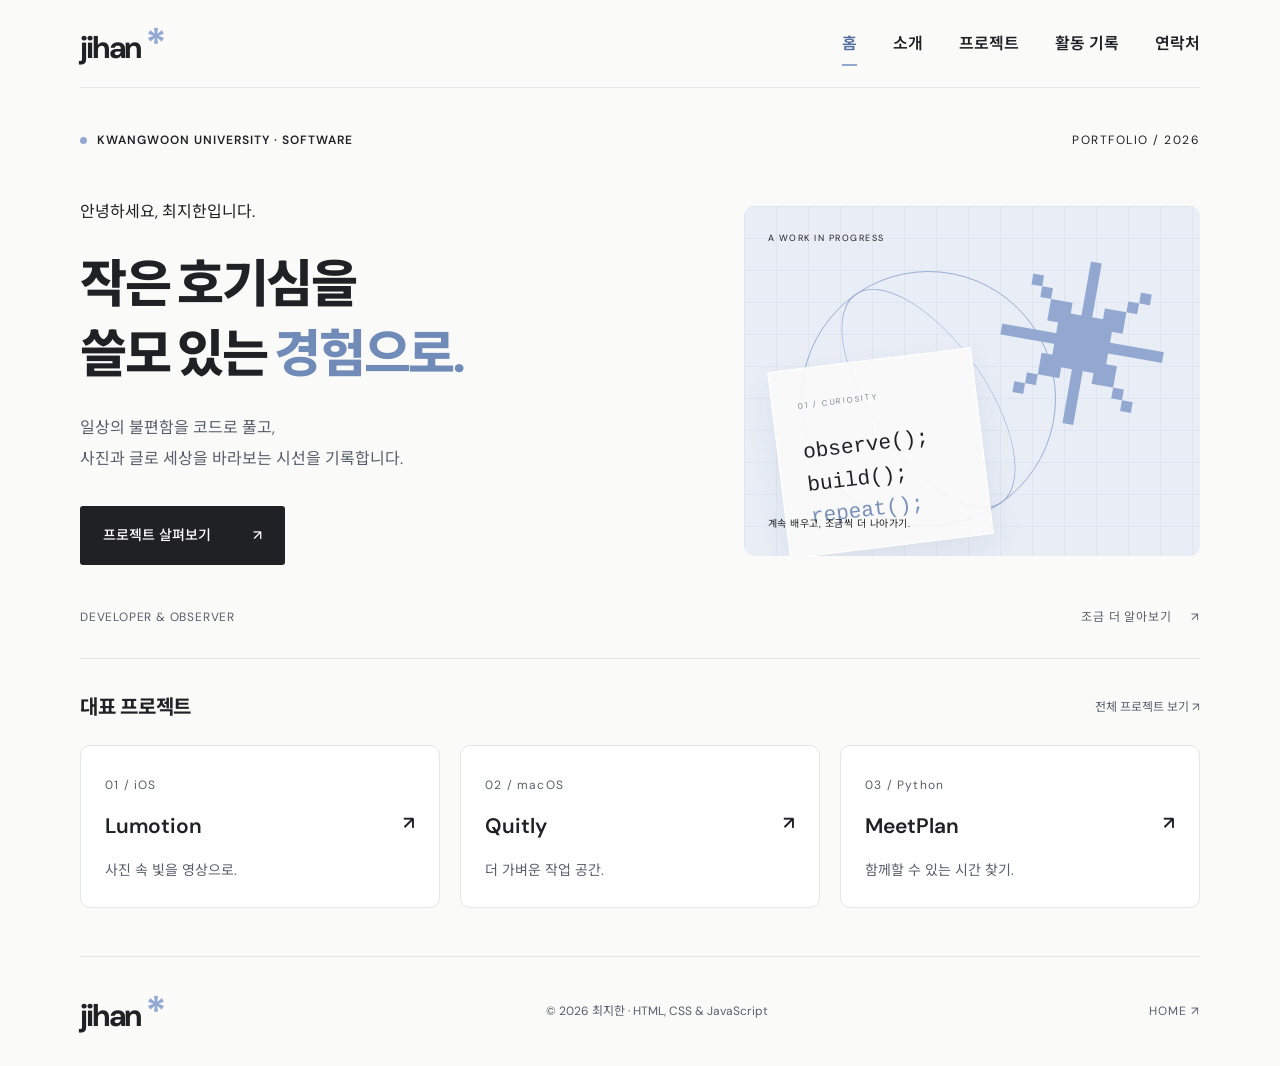
<file: index.html>
<!doctype html>
<html lang="ko">

<head>
    <meta charset="utf-8">

    <meta name="description" content="광운대학교 소프트웨어학부 최지한의 포트폴리오. 일상의 문제를 코드로 풀고, 사진과 글로 시선을 기록합니다.">
    <meta name="theme-color" content="#92a8d1">
    <title>홈 | 최지한</title>
    <link rel="stylesheet" href="style.css">
    <script src="script.js" defer></script>
</head>

<body class="page-home">
    <a class="skip-link" href="#main">본문으로 건너뛰기</a>
    <header>
        <a class="logo" href="index.html" aria-label="최지한 홈">jihan<span> *</span></a>
        <nav id="navigation" aria-label="주 메뉴">
            <a href="index.html" aria-current="page">홈</a><a href="about.html">소개</a><a href="projects.html">프로젝트</a><a
                href="notes.html">활동 기록</a><a href="contact.html">연락처</a>
        </nav>
    </header>
    <main id="main">
        <section class="hero wrap" id="home">
            <div class="hero-top">
                <p class="eyebrow"><span class="status-dot"></span> KWANGWOON UNIVERSITY · SOFTWARE</p><span
                    class="edition">PORTFOLIO / 2026</span>
            </div>
            <div class="hero-layout">
                <div>
                    <p class="hello">안녕하세요, 최지한입니다.</p>
                    <h1>작은 호기심을<br>쓸모 있는 <span>경험으로.</span></h1>
                    <p class="hero-description">일상의 불편함을 코드로 풀고,<br>사진과 글로 세상을 바라보는 시선을 기록합니다.</p><a class="button dark"
                        href="projects.html">프로젝트 살펴보기 <span>↗</span></a>
                </div>
                <div class="hero-art" aria-label="코드와 관찰을 표현한 그래픽">
                    <div class="art-grid"></div><span class="art-caption">A WORK IN PROGRESS</span>
                    <div class="orb orb-one"></div>
                    <div class="orb orb-two"></div>
                    <div class="art-symbol">✳</div>
                    <div class="code-stamp"><span>01 /
                            CURIOSITY</span><code>observe();<br>build();<br><em>repeat();</em></code></div><span
                        class="art-bottom">계속 배우고, 조금씩 더 나아가기.</span>
                </div>
            </div>
            <div class="hero-bottom"><span>DEVELOPER & OBSERVER</span><a href="about.html">조금 더 알아보기 <span>↗</span></a>
            </div>
        </section>
        <section class="home-featured wrap" aria-labelledby="featured-title">
            <div class="featured-heading">
                <h2 id="featured-title">대표 프로젝트</h2><a href="projects.html">전체 프로젝트 보기 ↗</a>
            </div>
            <div class="featured-links"><a href="projects.html#lumotion"><span class="featured-index">01 /
                        iOS</span><strong>Lumotion <span>↗</span></strong>
                    <p>사진 속 빛을 영상으로.</p>
                </a><a href="projects.html#quitly"><span class="featured-index">02 / macOS</span><strong>Quitly
                        <span>↗</span></strong>
                    <p>더 가벼운 작업 공간.</p>
                </a><a href="projects.html#meetplan"><span class="featured-index">03 / Python</span><strong>MeetPlan
                        <span>↗</span></strong>
                    <p>함께할 수 있는 시간 찾기.</p>
                </a></div>
        </section>
    </main>
    <footer class="wrap"><a class="logo" href="index.html">jihan<span> *</span></a><span>© 2026 최지한 · HTML, CSS &
            JavaScript</span><a href="index.html">HOME ↗</a></footer>
</body>

</html>
</file>
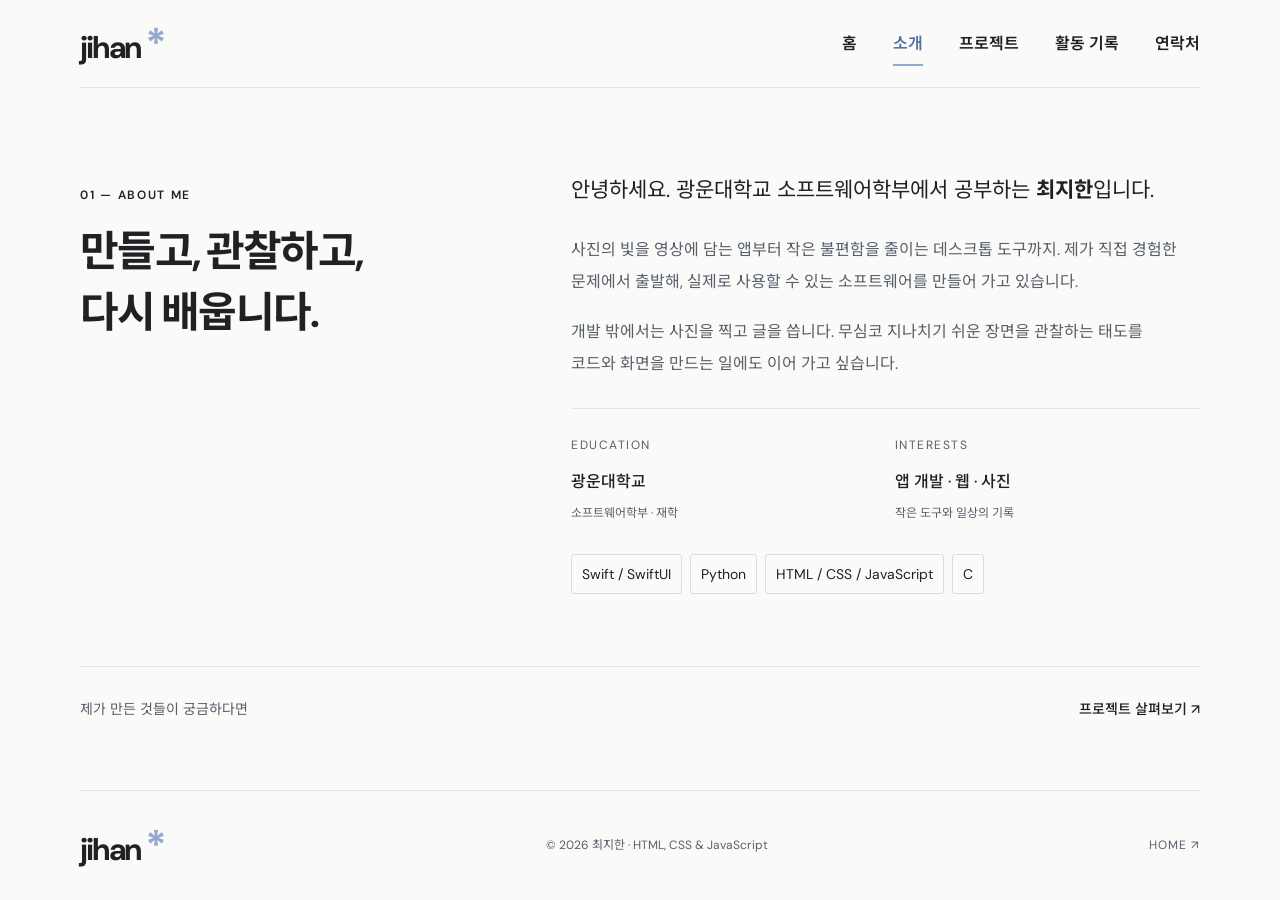
<file: about.html>
<!doctype html>
<html lang="ko">
<head><meta charset="utf-8"><meta name="description" content="광운대학교 소프트웨어학부 최지한의 포트폴리오. 일상의 문제를 코드로 풀고, 사진과 글로 시선을 기록합니다."><meta name="theme-color" content="#92a8d1"><title>소개 | 최지한</title><link rel="stylesheet" href="style.css"><script src="script.js" defer></script></head>
<body class="page-about">
<a class="skip-link" href="#main">본문으로 건너뛰기</a>
<header><a class="logo" href="index.html" aria-label="최지한 홈">jihan<span> *</span></a><nav id="navigation" aria-label="주 메뉴"><a href="index.html">홈</a><a href="about.html" aria-current="page">소개</a><a href="projects.html">프로젝트</a><a href="notes.html">활동 기록</a><a href="contact.html">연락처</a></nav></header>
<main id="main"><section class="about section wrap" id="about"><div class="section-heading"><p class="eyebrow">01 — ABOUT ME</p><h1 class="page-title">만들고, 관찰하고,<br>다시 배웁니다.</h1></div><div class="about-content"><p class="large-copy">안녕하세요. 광운대학교 소프트웨어학부에서 공부하는 <strong>최지한</strong>입니다.</p><p>사진의 빛을 영상에 담는 앱부터 작은 불편함을 줄이는 데스크톱 도구까지. 제가 직접 경험한 문제에서 출발해, 실제로 사용할 수 있는 소프트웨어를 만들어 가고 있습니다.</p><p>개발 밖에서는 사진을 찍고 글을 씁니다. 무심코 지나치기 쉬운 장면을 관찰하는 태도를 코드와 화면을 만드는 일에도 이어 가고 싶습니다.</p><div class="about-facts"><div><span>EDUCATION</span><strong>광운대학교</strong><small>소프트웨어학부 · 재학</small></div><div><span>INTERESTS</span><strong>앱 개발 · 웹 · 사진</strong><small>작은 도구와 일상의 기록</small></div></div><div class="skills" aria-label="프로젝트에서 사용한 기술"><span>Swift / SwiftUI</span><span>Python</span><span>HTML / CSS / JavaScript</span><span>C</span></div></div></section><div class="page-next wrap"><span>제가 만든 것들이 궁금하다면</span><a href="projects.html">프로젝트 살펴보기 ↗</a></div></main><footer class="wrap"><a class="logo" href="index.html">jihan<span> *</span></a><span>© 2026 최지한 · HTML, CSS & JavaScript</span><a href="index.html">HOME ↗</a></footer>
</body></html>
</file>
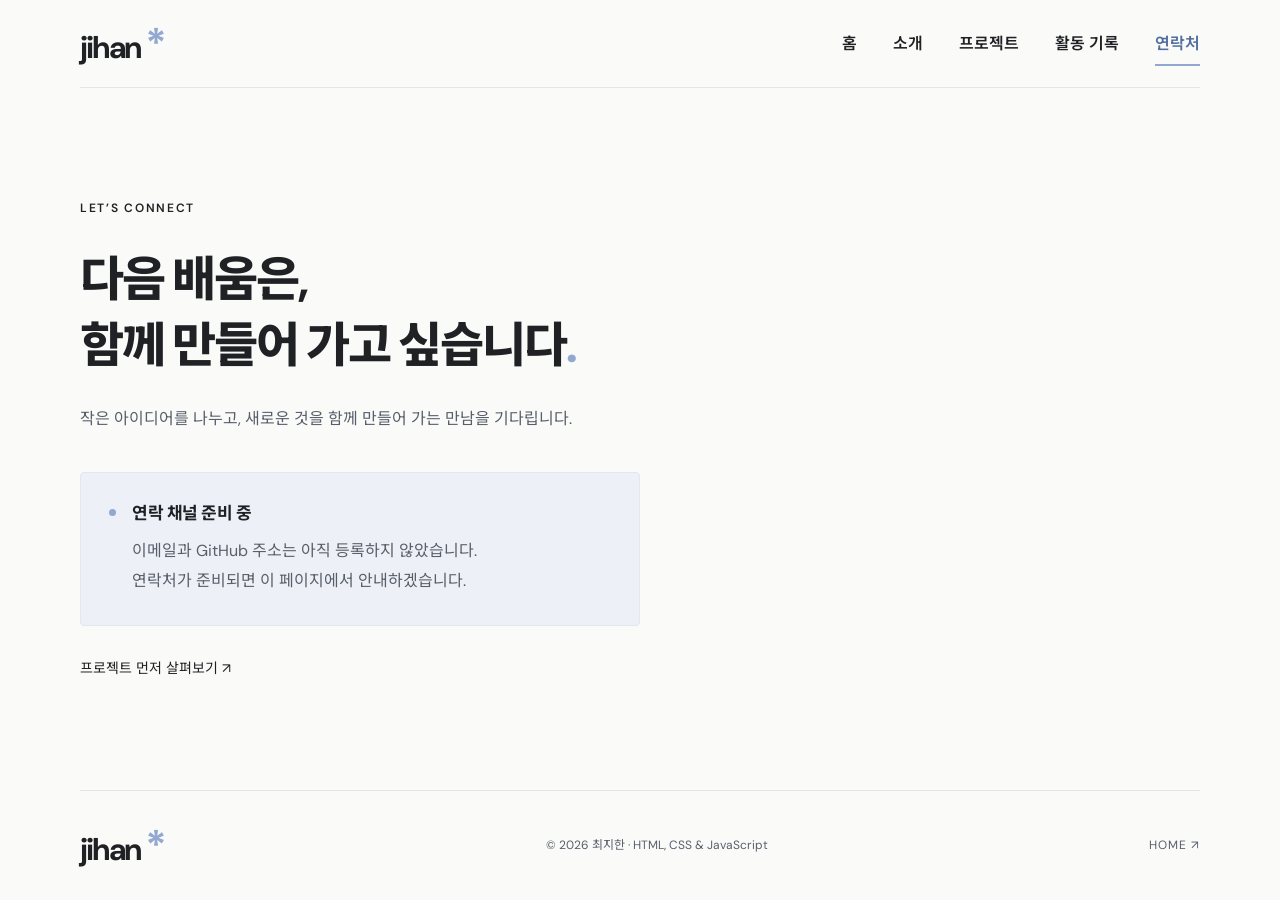
<file: contact.html>
<!doctype html>
<html lang="ko">
<head><meta charset="utf-8"><meta name="description" content="광운대학교 소프트웨어학부 최지한의 포트폴리오. 일상의 문제를 코드로 풀고, 사진과 글로 시선을 기록합니다."><meta name="theme-color" content="#92a8d1"><title>연락처 | 최지한</title><link rel="stylesheet" href="style.css"><script src="script.js" defer></script></head>
<body class="page-contact">
<a class="skip-link" href="#main">본문으로 건너뛰기</a>
<header><a class="logo" href="index.html" aria-label="최지한 홈">jihan<span> *</span></a><nav id="navigation" aria-label="주 메뉴"><a href="index.html">홈</a><a href="about.html">소개</a><a href="projects.html">프로젝트</a><a href="notes.html">활동 기록</a><a href="contact.html" aria-current="page">연락처</a></nav></header>
<main id="main"><section class="contact-page wrap"><p class="eyebrow">LET’S CONNECT</p><h1>다음 배움은,<br>함께 만들어 가고 싶습니다<span>.</span></h1><p class="contact-lead">작은 아이디어를 나누고, 새로운 것을 함께 만들어 가는 만남을 기다립니다.</p><div class="contact-information"><span class="status-dot"></span><div><h2>연락 채널 준비 중</h2><p>이메일과 GitHub 주소는 아직 등록하지 않았습니다.<br>연락처가 준비되면 이 페이지에서 안내하겠습니다.</p></div></div><a class="text-link" href="projects.html">프로젝트 먼저 살펴보기 ↗</a></section></main><footer class="wrap"><a class="logo" href="index.html">jihan<span> *</span></a><span>© 2026 최지한 · HTML, CSS & JavaScript</span><a href="index.html">HOME ↗</a></footer>
</body></html>
</file>
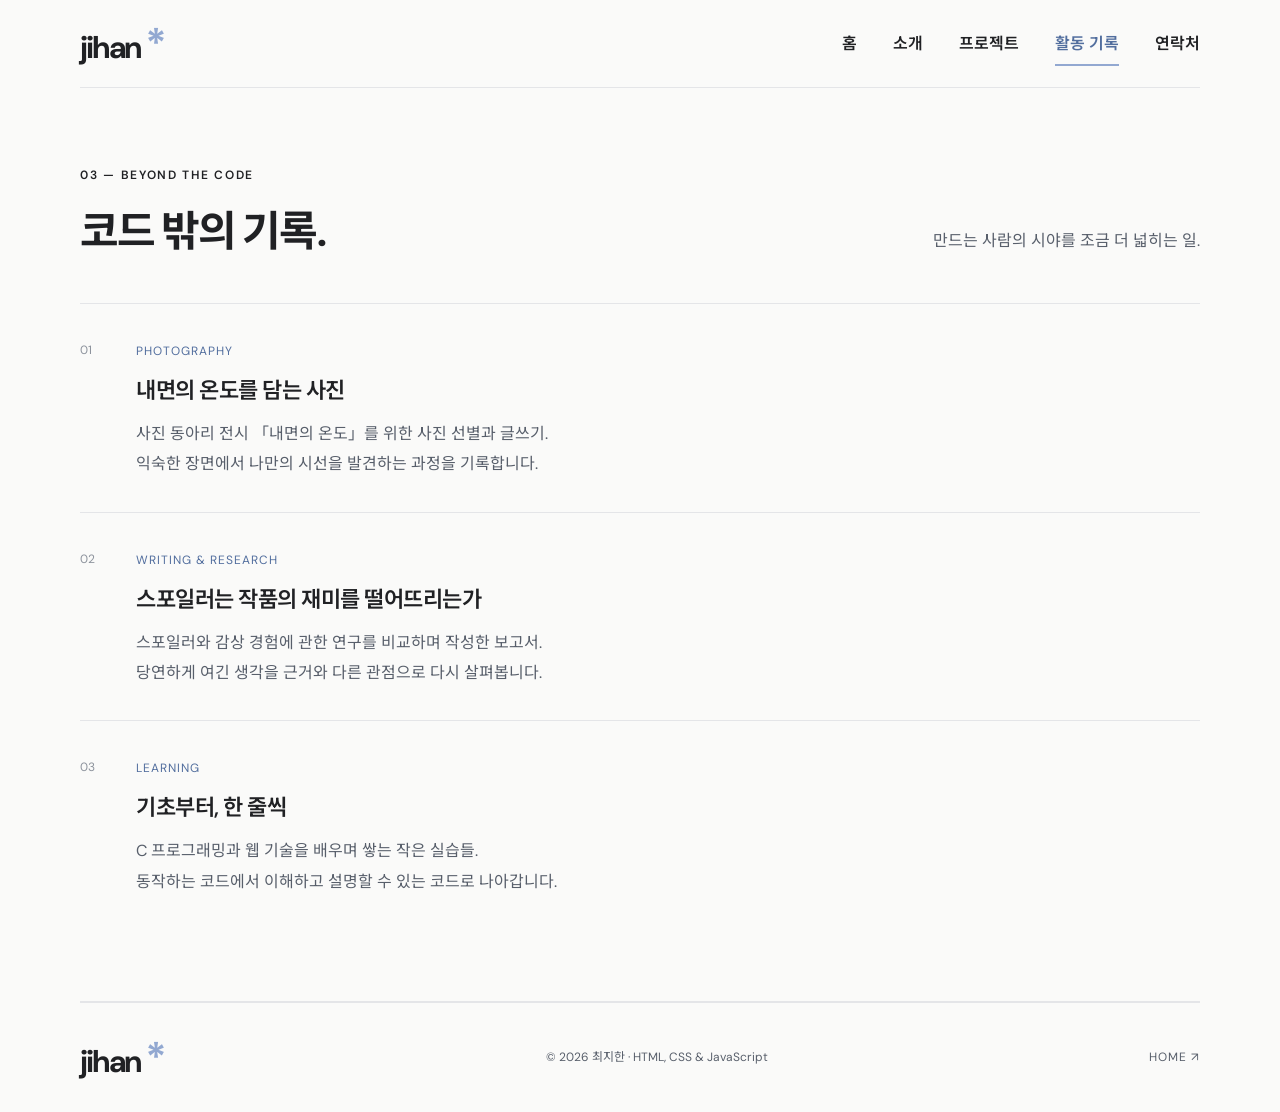
<file: notes.html>
<!doctype html>
<html lang="ko">
<head><meta charset="utf-8"><meta name="description" content="광운대학교 소프트웨어학부 최지한의 포트폴리오. 일상의 문제를 코드로 풀고, 사진과 글로 시선을 기록합니다."><meta name="theme-color" content="#92a8d1"><title>활동 기록 | 최지한</title><link rel="stylesheet" href="style.css"><script src="script.js" defer></script></head>
<body class="page-notes">
<a class="skip-link" href="#main">본문으로 건너뛰기</a>
<header><a class="logo" href="index.html" aria-label="최지한 홈">jihan<span> *</span></a><nav id="navigation" aria-label="주 메뉴"><a href="index.html">홈</a><a href="about.html">소개</a><a href="projects.html">프로젝트</a><a href="notes.html" aria-current="page">활동 기록</a><a href="contact.html">연락처</a></nav></header>
<main id="main"><section class="notes section wrap" id="notes"><div class="section-title"><div><p class="eyebrow">03 — BEYOND THE CODE</p><h1 class="page-title">코드 밖의 기록.</h1></div><p>만드는 사람의 시야를 조금 더 넓히는 일.</p></div><div class="note-list"><article><span class="note-number">01</span><div><span class="note-category">PHOTOGRAPHY</span><h3>내면의 온도를 담는 사진</h3><p>사진 동아리 전시 「내면의 온도」를 위한 사진 선별과 글쓰기.<br>익숙한 장면에서 나만의 시선을 발견하는 과정을 기록합니다.</p></div><span class="note-mark">↗</span></article><article><span class="note-number">02</span><div><span class="note-category">WRITING & RESEARCH</span><h3>스포일러는 작품의 재미를 떨어뜨리는가</h3><p>스포일러와 감상 경험에 관한 연구를 비교하며 작성한 보고서.<br>당연하게 여긴 생각을 근거와 다른 관점으로 다시 살펴봅니다.</p></div><span class="note-mark">↗</span></article><article><span class="note-number">03</span><div><span class="note-category">LEARNING</span><h3>기초부터, 한 줄씩</h3><p>C 프로그래밍과 웹 기술을 배우며 쌓는 작은 실습들.<br>동작하는 코드에서 이해하고 설명할 수 있는 코드로 나아갑니다.</p></div><span class="note-mark">↗</span></article></div></section></main><footer class="wrap"><a class="logo" href="index.html">jihan<span> *</span></a><span>© 2026 최지한 · HTML, CSS & JavaScript</span><a href="index.html">HOME ↗</a></footer>
</body></html>
</file>
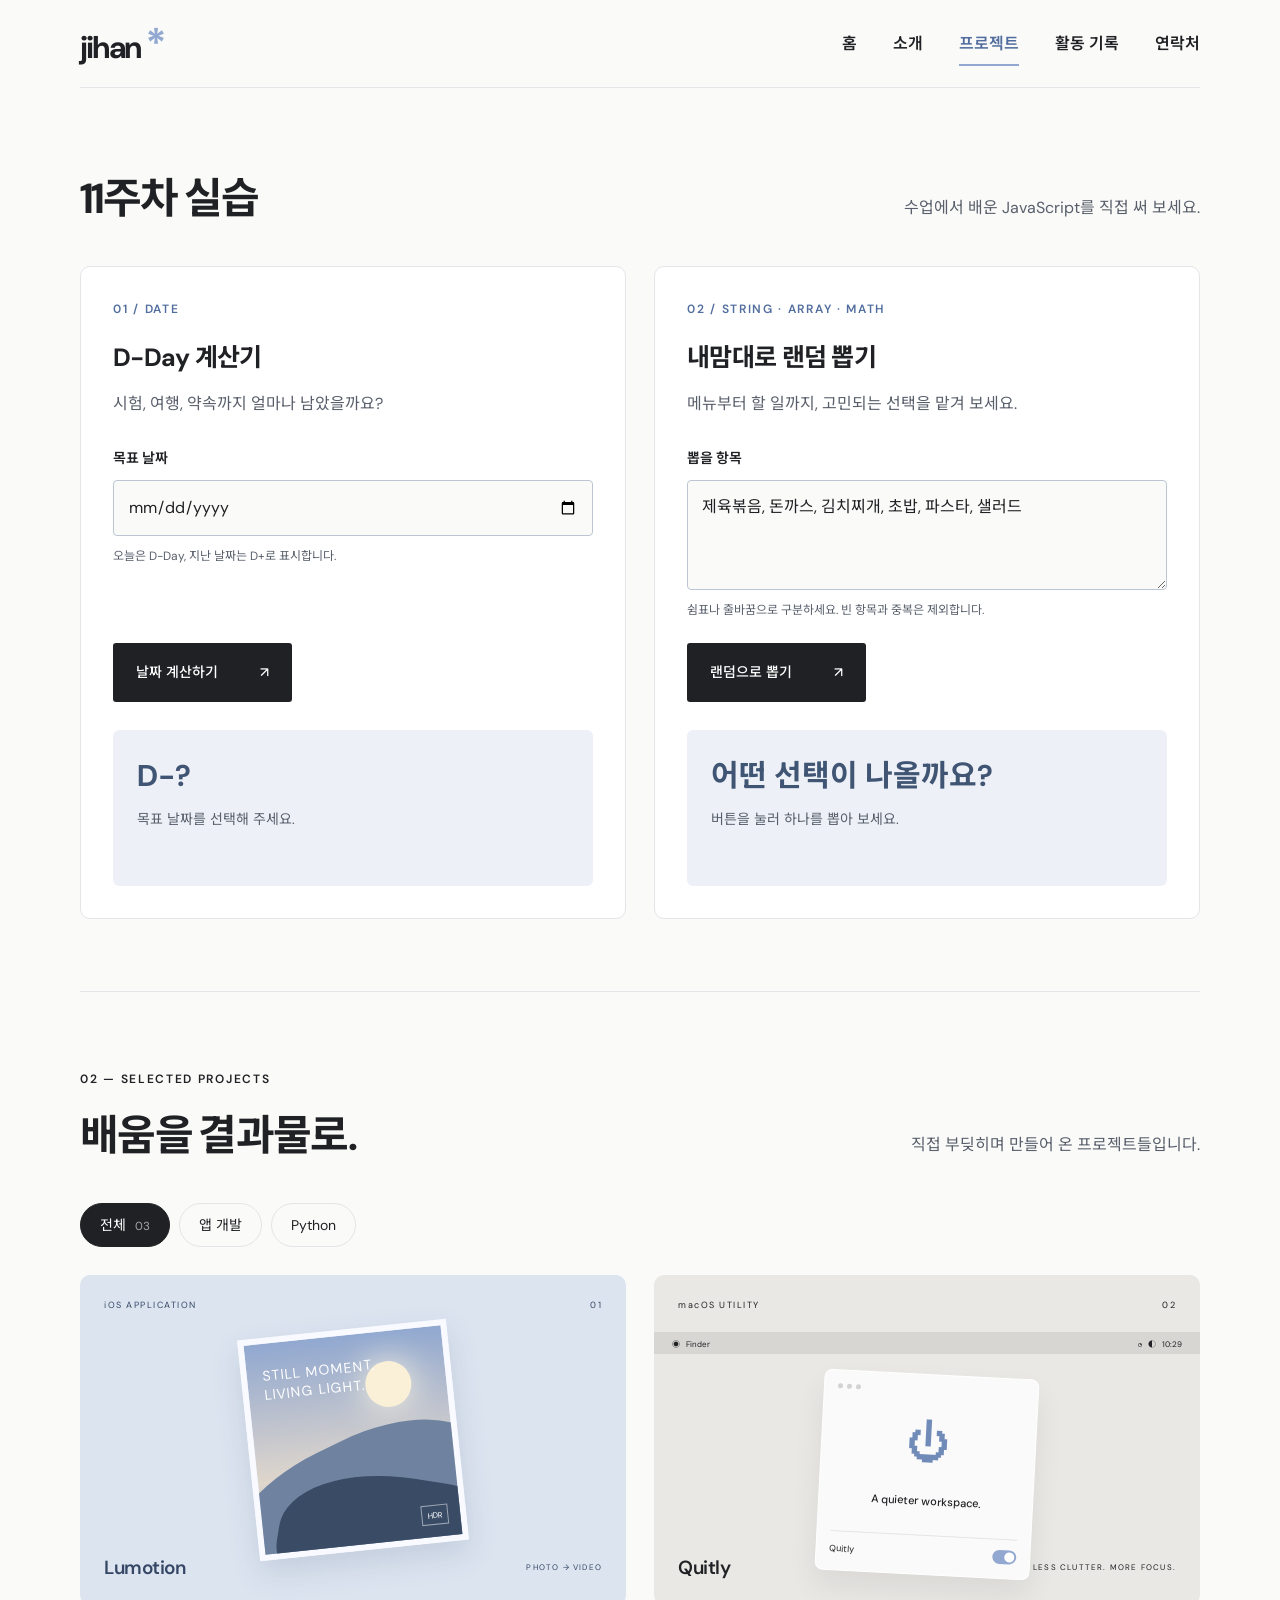
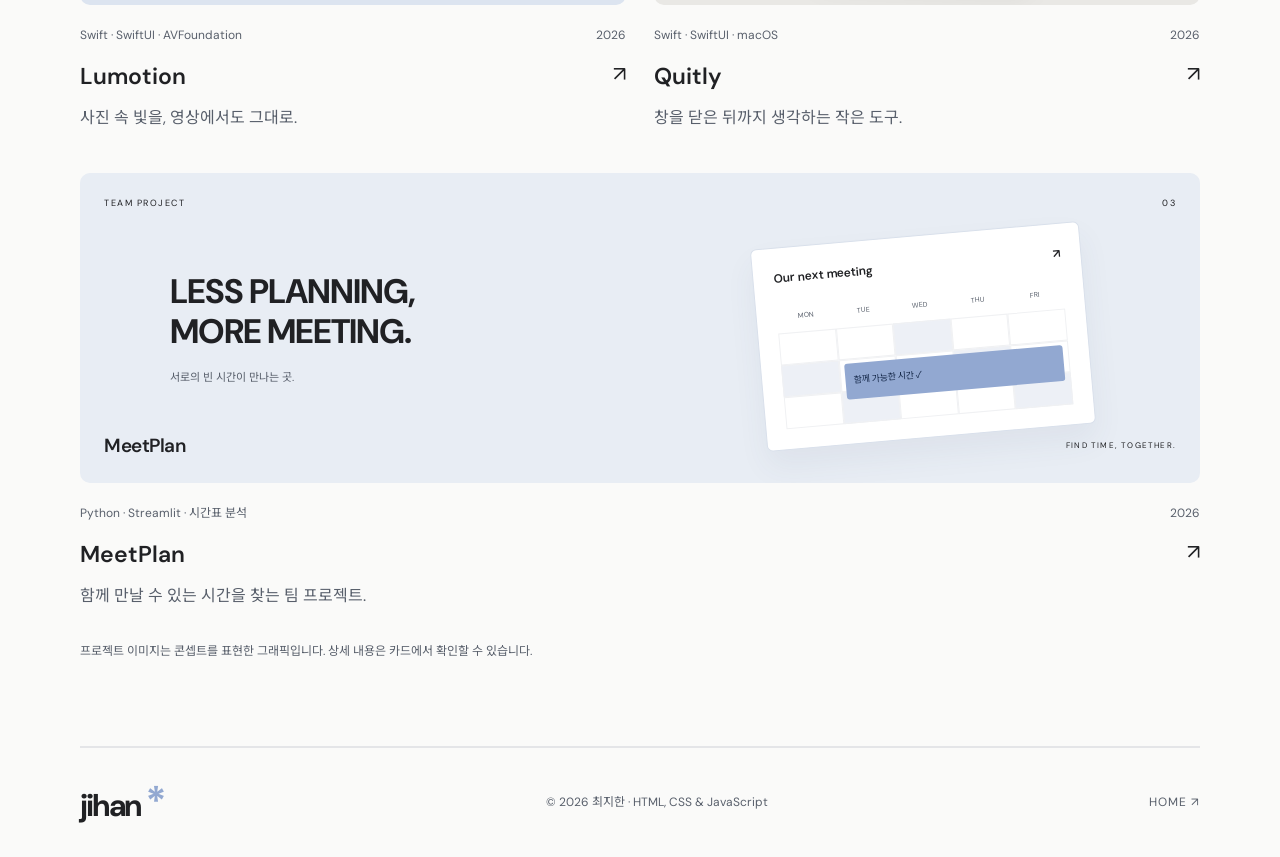
<file: projects.html>
<!doctype html>
<html lang="ko">

<head>
    <meta charset="utf-8">
    <meta name="description" content="광운대학교 소프트웨어학부 최지한의 포트폴리오. 일상의 문제를 코드로 풀고, 사진과 글로 시선을 기록합니다.">
    <meta name="theme-color" content="#92a8d1">
    <title>프로젝트 | 최지한</title>
    <link rel="stylesheet" href="style.css">
    <script src="script.js" defer></script>
</head>

<body class="page-projects">
    <a class="skip-link" href="#main">본문으로 건너뛰기</a>
    <header><a class="logo" href="index.html" aria-label="최지한 홈">jihan<span> *</span></a>
        <nav id="navigation" aria-label="주 메뉴"><a href="index.html">홈</a><a href="about.html">소개</a><a
                href="projects.html" aria-current="page">프로젝트</a><a href="notes.html">활동 기록</a><a
                href="contact.html">연락처</a></nav>
    </header>
    <main id="main">
        <section class="section wrap" id="playground" aria-labelledby="playground-title">
            <div class="section-title">
                <div>
                    <h1 class="page-title" id="playground-title">11주차 실습</h1>
                </div>
                <p>수업에서 배운 JavaScript를 직접 써 보세요.</p>
            </div>
            <div class="tool-grid">
                <article class="tool-card" id="dday">
                    <p class="eyebrow">01 / DATE</p>
                    <h3>D-Day 계산기</h3>
                    <p class="tool-description">시험, 여행, 약속까지 얼마나 남았을까요?</p>
                    <form id="dday-form">
                        <label for="target-date">목표 날짜</label>
                        <input id="target-date" type="date" min="0001-01-01" max="9999-12-31" required
                            aria-describedby="date-hint">
                        <p class="tool-hint" id="date-hint">오늘은 D-Day, 지난 날짜는 D+로 표시합니다.</p>
                        <button class="button dark" type="submit">날짜 계산하기 <span aria-hidden="true">↗</span></button>
                    </form>
                    <div class="tool-result" role="status" aria-live="polite" aria-atomic="true">
                        <strong id="dday-value">D-?</strong>
                        <p id="dday-description">목표 날짜를 선택해 주세요.</p>
                    </div>
                </article>
                <article class="tool-card" id="random">
                    <p class="eyebrow">02 / STRING · ARRAY · MATH</p>
                    <h3>내맘대로 랜덤 뽑기</h3>
                    <p class="tool-description">메뉴부터 할 일까지, 고민되는 선택을 맡겨 보세요.</p>
                    <form id="random-form">
                        <label for="random-items">뽑을 항목</label>
                        <textarea id="random-items" rows="3" required
                            aria-describedby="random-hint">제육볶음, 돈까스, 김치찌개, 초밥, 파스타, 샐러드</textarea>
                        <p class="tool-hint" id="random-hint">쉼표나 줄바꿈으로 구분하세요. 빈 항목과 중복은 제외합니다.</p>
                        <button class="button dark" type="submit">랜덤으로 뽑기 <span aria-hidden="true">↗</span></button>
                    </form>
                    <div class="tool-result" role="status" aria-live="polite" aria-atomic="true">
                        <strong id="random-value">어떤 선택이 나올까요?</strong>
                        <p id="random-description">버튼을 눌러 하나를 뽑아 보세요.</p>
                    </div>
                </article>
            </div>
            <noscript>
                <p>두 도구를 사용하려면 브라우저에서 JavaScript를 켜 주세요.</p>
            </noscript>
        </section>
        <section class="projects section wrap" id="projects">
            <div class="section-title">
                <div>
                    <p class="eyebrow">02 — SELECTED PROJECTS</p>
                    <h2 class="page-title">배움을 결과물로.</h2>
                </div>
                <p>직접 부딪히며 만들어 온 프로젝트들입니다.</p>
            </div>
            <div class="filters" role="group" aria-label="프로젝트 분류"><button class="active" data-filter="all"
                    aria-pressed="true">전체 <small>03</small></button><button data-filter="app" aria-pressed="false">앱
                    개발</button><button data-filter="python" aria-pressed="false">Python</button></div>
            <div class="project-grid">
                <article class="project-card" data-category="app"><button class="project-open" id="lumotion"
                        data-project="lumotion" aria-label="Lumotion 프로젝트 자세히 보기">
                        <div class="project-visual lumotion">
                            <div class="visual-label">iOS APPLICATION <span>01</span></div>
                            <div class="photo-frame">
                                <div class="sun"></div>
                                <div class="ridge back"></div>
                                <div class="ridge front"></div>
                                <div class="photo-label">STILL MOMENT.<br>LIVING LIGHT.</div><span
                                    class="hdr">HDR</span>
                            </div>
                            <div class="visual-footer">Lumotion <span>PHOTO → VIDEO</span></div>
                        </div>
                        <div class="project-meta"><span>Swift · SwiftUI · AVFoundation</span><span>2026</span></div>
                        <h3>Lumotion <span>↗</span></h3>
                        <p>사진 속 빛을, 영상에서도 그대로.</p>
                    </button></article>
                <article class="project-card" data-category="app"><button class="project-open" id="quitly"
                        data-project="quitly" aria-label="Quitly 프로젝트 자세히 보기">
                        <div class="project-visual quitly">
                            <div class="visual-label">macOS UTILITY <span>02</span></div>
                            <div class="desktop-bar"><span>◉ &nbsp; Finder</span><span>◷ &nbsp; ◐ &nbsp; 10:29</span>
                            </div>
                            <div class="app-window">
                                <div class="window-dots"><i></i><i></i><i></i></div>
                                <div class="power-icon">⏻</div><strong>A quieter workspace.</strong>
                                <div class="window-setting"><span>Quitly</span><span class="toggle-graphic"></span>
                                </div>
                            </div>
                            <div class="visual-footer">Quitly <span>LESS CLUTTER. MORE FOCUS.</span></div>
                        </div>
                        <div class="project-meta"><span>Swift · SwiftUI · macOS</span><span>2026</span></div>
                        <h3>Quitly <span>↗</span></h3>
                        <p>창을 닫은 뒤까지 생각하는 작은 도구.</p>
                    </button></article>
                <article class="project-card wide" data-category="python"><button class="project-open" id="meetplan"
                        data-project="meetplan" aria-label="MeetPlan 프로젝트 자세히 보기">
                        <div class="project-visual meetplan">
                            <div class="visual-label">TEAM PROJECT <span>03</span></div>
                            <div class="meet-copy"><span>LESS PLANNING,<br>MORE MEETING.</span><small>서로의 빈 시간이 만나는
                                    곳.</small></div>
                            <div class="calendar-art">
                                <div class="calendar-head">Our next meeting <span>↗</span></div>
                                <div class="calendar-days">
                                    <span>MON</span><span>TUE</span><span>WED</span><span>THU</span><span>FRI</span>
                                </div>
                                <div class="calendar-grid">
                                    <i></i><i></i><i></i><i></i><i></i><i></i><i></i><i></i><i></i><i></i><i></i><i></i><i></i><i></i><i></i>
                                    <div class="calendar-event">함께 가능한 시간 ✓</div>
                                </div>
                            </div>
                            <div class="visual-footer">MeetPlan <span>FIND TIME, TOGETHER.</span></div>
                        </div>
                        <div class="project-meta"><span>Python · Streamlit · 시간표 분석</span><span>2026</span></div>
                        <h3>MeetPlan <span>↗</span></h3>
                        <p>함께 만날 수 있는 시간을 찾는 팀 프로젝트.</p>
                    </button></article>
            </div>
            <p class="project-note">프로젝트 이미지는 콘셉트를 표현한 그래픽입니다. 상세 내용은 카드에서 확인할 수 있습니다.</p>
        </section>
    </main>
    <footer class="wrap"><a class="logo" href="index.html">jihan<span> *</span></a><span>© 2026 최지한 · HTML, CSS &
            JavaScript</span><a href="index.html">HOME ↗</a></footer>
    <dialog id="project-dialog" aria-labelledby="dialog-title"><button class="dialog-close"
            aria-label="상세 창 닫기">×</button>
        <p class="eyebrow" id="dialog-label"></p>
        <h2 id="dialog-title"></h2>
        <p id="dialog-intro" class="dialog-intro"></p>
        <div id="dialog-body"></div><button class="button dark dialog-done">닫기 <span>↗</span></button>
    </dialog>
</body>

</html>
</file>
<file: style.css>
@import url('https://fonts.googleapis.com/css2?family=DM+Sans:wght@400;500;600;700&family=Noto+Sans+KR:wght@400;500;600;700;800;900&display=swap');

:root {
    --ink: #202124;
    --muted: #585f6b;
    --blue: #92a8d1;
    --line: #e4e5e8;
    --paper: #fafaf9
}

* {
    box-sizing: border-box
}

html {
    scroll-behavior: smooth;
    scroll-padding-top: 100px
}

body {
    margin: 0;
    background: var(--paper);
    color: var(--ink);
    font-family: 'DM Sans', 'Noto Sans KR', sans-serif;
    word-break: keep-all;
    overflow-wrap: anywhere;
    line-height: 1.75
}

a {
    color: inherit;
    text-decoration: none
}

button {
    font: inherit;
    color: inherit;
    cursor: pointer
}

button:focus-visible,
a:focus-visible {
    outline: 3px solid #5975a6;
    outline-offset: 5px
}

button {
    border: 0
}

::selection {
    background: #cbd7ec
}

.wrap {
    max-width: 1120px;
    margin: auto;
    width: calc(100% - 112px)
}

header {
    min-height: 88px;
    width: calc(100% - 112px);
    max-width: 1120px;
    margin: 0 auto;
    padding: 0;
    flex-shrink: 0;
    display: flex;
    align-items: center;
    justify-content: space-between;
    border-bottom: 1px solid var(--line)
}

.logo {
    font-size: 31px;
    letter-spacing: -1.8px;
    font-weight: 700
}

.logo span {
    color: var(--blue);
    font-size: 42px
}

nav {
    display: flex;
    gap: 36px;
    align-items: center;
    font-size: 16px;
    font-weight: 600
}

nav a:hover {
    color: #5975a6
}

.nav-contact {
    margin-left: 26px
}

.nav-contact span {
    margin-left: 12px
}

.eyebrow {
    font-size: 12px;
    font-weight: 600;
    letter-spacing: 1.7px;
    display: flex;
    align-items: center;
    gap: 10px
}

.status-dot {
    width: 7px;
    height: 7px;
    background: var(--blue);
    border-radius: 50%
}

.hero {
    padding-top: 48px
}

.hero-top,
.hero-bottom {
    display: flex;
    align-items: center;
    justify-content: space-between
}

.edition,
.hero-bottom {
    font-size: 12px;
    letter-spacing: 1.5px
}

.hero-layout {
    display: grid;
    grid-template-columns: minmax(0, 1.35fr) minmax(0, 1fr);
    gap: 48px;
    align-items: center;
    padding: 48px 0 62px
}

.hello {
    font-size: 16px;
    margin: 0 0 24px
}

h1 {
    font-size: clamp(34px, 4vw, 54px);
    line-height: 1.36;
    letter-spacing: -.045em;
    margin: 0;
    font-weight: 800
}

h1 span {
    color: #718bb9
}

.hero-description {
    color: var(--muted);
    font-size: 16px;
    line-height: 1.9;
    margin: 24px 0 32px
}

.button {
    display: inline-flex;
    align-items: center;
    justify-content: space-between;
    gap: 42px;
    padding: 17px 23px;
    font-size: 14px;
    font-weight: 500;
    border-radius: 3px
}

.dark {
    color: white;
    background: var(--ink)
}

.dark:hover {
    background: #405473
}

.hero-art {
    height: 390px;
    background: #e8edf6;
    position: relative;
    overflow: hidden;
    border-radius: 4px
}

.art-grid {
    position: absolute;
    inset: 0;
    background-image: linear-gradient(#c4cfe340 1px, transparent 1px), linear-gradient(90deg, #c4cfe340 1px, transparent 1px);
    background-size: 32px 32px
}

.art-caption,
.art-bottom {
    position: absolute;
    left: 24px;
    font-size: 9px;
    letter-spacing: 1.5px
}

.art-caption {
    top: 25px
}

.art-bottom {
    bottom: 24px;
    font-size: 10px;
    letter-spacing: .5px
}

.orb {
    border: 1px solid #9aafd4;
    border-radius: 50%;
    position: absolute;
    width: 255px;
    height: 255px;
    left: 57px;
    top: 65px
}

.orb-two {
    transform: rotate(-35deg) scaleX(.45)
}

.art-symbol {
    position: absolute;
    right: 27px;
    top: 62px;
    font-size: 175px;
    line-height: 1;
    color: #92a8d1;
    transform: rotate(10deg)
}

.code-stamp {
    position: absolute;
    left: 34px;
    top: 153px;
    background: #fafaf9ed;
    box-shadow: 0 14px 32px #384a6812;
    border: 1px solid white;
    padding: 20px 25px;
    transform: rotate(-7deg);
    width: 205px
}

.code-stamp>span {
    font-size: 8px;
    letter-spacing: 1.8px;
    color: #7b8494
}

.code-stamp code {
    display: block;
    margin-top: 20px;
    font-size: 21px;
    line-height: 1.55
}

.code-stamp em {
    font-style: normal;
    color: #7891bb
}

.hero-bottom {
    padding: 0 0 30px;
    border-bottom: 1px solid var(--line);
    color: var(--muted)
}

.hero-bottom a span {
    margin-left: 16px
}

.section {
    padding-top: 72px;
    padding-bottom: 72px;
    border-bottom: 1px solid var(--line)
}

h2 {
    font-size: 36px;
    line-height: 1.45;
    letter-spacing: -1.8px;
    margin: 17px 0 0;
    font-weight: 700
}

.about {
    display: grid;
    grid-template-columns: minmax(0, .85fr) minmax(0, 1.25fr);
    gap: 64px
}

.about-content>p {
    font-size: 16px;
    line-height: 2;
    color: var(--muted);
    margin: 0 0 18px
}

.about-content>.large-copy {
    color: var(--ink);
    font-size: 21px;
    line-height: 1.7;
    margin-bottom: 25px
}

.about-facts {
    display: grid;
    grid-template-columns: 1fr 1fr;
    gap: 18px;
    border-top: 1px solid var(--line);
    padding-top: 26px;
    margin-top: 28px
}

.about-facts span,
.about-facts strong,
.about-facts small {
    display: block
}

.about-facts span {
    font-size: 12px;
    letter-spacing: 1.5px;
    color: var(--muted);
    margin-bottom: 12px
}

.about-facts strong {
    font-size: 16px;
    font-weight: 500
}

.about-facts small {
    font-size: 12px;
    color: var(--muted);
    margin-top: 7px
}

.skills {
    display: flex;
    gap: 8px;
    flex-wrap: wrap;
    margin-top: 30px
}

.skills span {
    border: 1px solid #d9dce2;
    padding: 7px 10px;
    border-radius: 3px;
    font-size: 14px
}

.section-title {
    display: flex;
    align-items: end;
    justify-content: space-between;
    gap: 30px
}

.section-title>p {
    color: var(--muted);
    font-size: 16px;
    margin-bottom: 8px
}

.filters {
    display: flex;
    gap: 9px;
    margin: 36px 0 28px
}

.filters button {
    background: transparent;
    border: 1px solid var(--line);
    border-radius: 30px;
    padding: 9px 19px;
    font-size: 14px
}

.filters button.active {
    background: var(--ink);
    color: #fff;
    border-color: var(--ink)
}

.filters small {
    margin-left: 5px;
    opacity: .6
}

.project-grid {
    display: grid;
    grid-template-columns: 1fr 1fr;
    gap: 40px 28px
}

.project-card[hidden] {
    display: none
}

.project-open {
    width: 100%;
    padding: 0;
    background: none;
    text-align: left
}

.project-visual {
    height: 330px;
    overflow: hidden;
    position: relative;
    border-radius: 4px;
    transition: transform .3s
}

.project-open:hover .project-visual {
    transform: translateY(-5px)
}

.visual-label,
.visual-footer {
    display: flex;
    justify-content: space-between;
    position: absolute;
    left: 24px;
    right: 24px;
    font-size: 9px;
    letter-spacing: 1.5px;
    z-index: 2
}

.visual-label {
    top: 23px
}

.visual-footer {
    bottom: 21px;
    font-size: 19px;
    font-weight: 600;
    letter-spacing: -.5px;
    align-items: center
}

.visual-footer span {
    font-size: 8px;
    letter-spacing: 1.2px;
    font-weight: 400
}

.lumotion {
    background: #dce4f0;
    color: #354765
}

.photo-frame {
    position: absolute;
    width: 210px;
    height: 222px;
    left: 50%;
    top: 50%;
    transform: translate(-50%, -50%) rotate(-6deg);
    border: 6px solid #f9faff;
    background: linear-gradient(#91a8d0, #dfd6cc 66%, #b2bdcf);
    box-shadow: 0 13px 30px #3a4d7025;
    overflow: hidden
}

.sun {
    width: 46px;
    height: 46px;
    background: #faf0d7;
    border-radius: 50%;
    position: absolute;
    top: 30px;
    right: 35px;
    box-shadow: 0 0 35px #fff8e4
}

.ridge {
    position: absolute;
    bottom: -45px;
    background: #6f83a0;
    width: 280px;
    height: 150px;
    transform: rotate(-20deg);
    left: -40px;
    border-radius: 45%
}

.ridge.front {
    bottom: -91px;
    background: #394b65;
    transform: rotate(15deg);
    left: 10px
}

.photo-label {
    position: absolute;
    left: 16px;
    top: 23px;
    font-size: 14px;
    color: white;
    letter-spacing: 1px;
    line-height: 1.35
}

.hdr {
    position: absolute;
    bottom: 12px;
    right: 12px;
    border: 1px solid #ffffff80;
    padding: 2px 5px;
    color: #fff;
    font-size: 8px
}

.quitly {
    background: #e9e8e5
}

.desktop-bar {
    position: absolute;
    left: 0;
    right: 0;
    top: 57px;
    height: 22px;
    background: #d7d6d3;
    display: flex;
    justify-content: space-between;
    padding: 5px 18px;
    font-size: 8px
}

.app-window {
    width: 215px;
    position: absolute;
    top: 99px;
    left: 50%;
    transform: translateX(-50%) rotate(3deg);
    background: #fafafa;
    border: 1px solid white;
    border-radius: 8px;
    box-shadow: 0 15px 30px #00000012;
    padding: 13px
}

.window-dots {
    display: flex;
    gap: 4px
}

.window-dots i {
    width: 5px;
    height: 5px;
    border-radius: 50%;
    background: #d2d3d4
}

.power-icon {
    color: #718bb9;
    font-size: 43px;
    text-align: center;
    margin: 12px 0
}

.app-window>strong {
    display: block;
    text-align: center;
    font-size: 11px;
    font-weight: 500
}

.window-setting {
    display: flex;
    align-items: center;
    justify-content: space-between;
    margin-top: 23px;
    border-top: 1px solid var(--line);
    padding-top: 10px;
    font-size: 9px
}

.toggle-graphic {
    width: 24px;
    height: 14px;
    border-radius: 10px;
    background: var(--blue);
    position: relative
}

.toggle-graphic:after {
    content: '';
    position: absolute;
    border-radius: 50%;
    height: 10px;
    width: 10px;
    background: white;
    right: 2px;
    top: 2px
}

.project-meta {
    display: flex;
    justify-content: space-between;
    font-size: 12px;
    color: var(--muted);
    margin-top: 20px
}

.project-card h3 {
    font-size: 23px;
    margin: 10px 0 8px;
    display: flex;
    justify-content: space-between;
    font-weight: 600
}

.project-card h3 span {
    font-size: 21px;
    font-weight: 400
}

.project-card p {
    font-size: 16px;
    color: var(--muted);
    margin: 0
}

.wide {
    grid-column: 1/-1
}

.meetplan {
    height: 310px;
    background: #e8edf4
}

.meet-copy {
    position: absolute;
    top: 99px;
    left: 8%
}

.meet-copy>span {
    font-size: 34px;
    font-weight: 700;
    line-height: 1.15;
    letter-spacing: -1px
}

.meet-copy small {
    display: block;
    color: var(--muted);
    font-size: 11px;
    margin-top: 16px
}

.calendar-art {
    position: absolute;
    width: 330px;
    right: 10%;
    top: 62px;
    background: #fff;
    border: 1px solid #d9e0eb;
    padding: 20px;
    border-radius: 6px;
    transform: rotate(-5deg);
    box-shadow: 0 16px 30px #3a4d7010
}

.calendar-head {
    display: flex;
    justify-content: space-between;
    font-size: 12px;
    font-weight: 600;
    margin-bottom: 22px
}

.calendar-days {
    display: grid;
    grid-template-columns: repeat(5, 1fr);
    font-size: 7px;
    text-align: center;
    margin-bottom: 10px;
    color: var(--muted)
}

.calendar-grid {
    display: grid;
    grid-template-columns: repeat(5, 1fr);
    position: relative
}

.calendar-grid i {
    height: 32px;
    border: 1px solid #f0f1f3
}

.calendar-grid i:nth-child(3n) {
    background: #edf0f6
}

.calendar-event {
    position: absolute;
    top: 36px;
    left: 22%;
    right: 2%;
    background: #92a8d1;
    padding: 10px 8px;
    font-size: 9px;
    color: #172a4b;
    border-radius: 3px
}

.project-note {
    font-size: 12px;
    color: var(--muted);
    margin-top: 30px;
    line-height: 1.7
}

.note-list {
    margin-top: 40px
}

.note-list article {
    display: flex;
    gap: 38px;
    padding: 30px 0;
    border-top: 1px solid var(--line)
}

.note-number {
    font-size: 12px;
    color: #8c929c;
    padding-top: 4px
}

.note-category {
    font-size: 12px;
    color: #6b83ad;
    letter-spacing: 1.4px
}

.note-list h3 {
    font-size: 19px;
    letter-spacing: -.5px;
    margin: 10px 0 12px;
    font-weight: 500
}

.note-list p {
    font-size: 16px;
    color: var(--muted);
    line-height: 1.9;
    margin: 0
}

.note-mark {
    margin-left: auto;
    color: #92a8d1;
    font-size: 25px
}

.contact {
    background: #e9eef6;
    padding: 75px 0 64px;
    margin-top: 40px
}

.contact h2 {
    font-size: 43px;
    line-height: 1.5
}

.contact h2 span {
    color: #718bb9
}

.contact-bottom {
    display: flex;
    align-items: center;
    justify-content: space-between;
    margin-top: 28px
}

.contact-bottom p {
    color: #596471;
    font-size: 16px
}

footer {
    display: flex;
    align-items: center;
    justify-content: space-between;
    min-height: 110px
}

footer>span,
footer>a:last-child {
    font-size: 12px;
    color: var(--muted)
}

footer>a:last-child {
    letter-spacing: 1px
}

.skip-link {
    position: fixed;
    left: 20px;
    top: -100px;
    z-index: 100;
    background: white;
    padding: 16px
}

.skip-link:focus {
    top: 15px
}

dialog {
    width: min(620px, calc(100% - 32px));
    max-height: 85vh;
    border: 1px solid var(--line);
    border-radius: 10px;
    padding: 45px;
    color: var(--ink);
    background: var(--paper)
}

dialog::backdrop {
    background: #19202bb3;
    backdrop-filter: blur(5px)
}

dialog h2 {
    font-size: 34px
}

.dialog-close {
    position: absolute;
    right: 18px;
    top: 12px;
    background: none;
    font-size: 30px
}

.dialog-intro {
    font-size: 17px;
    line-height: 1.8;
    color: #617da9
}

dialog h3 {
    font-size: 14px;
    margin-top: 27px
}

dialog p,
dialog li {
    font-size: 16px;
    line-height: 1.9;
    color: var(--muted)
}

dialog ul {
    padding-left: 20px
}

.dialog-done {
    margin-top: 24px
}

@media(min-width:1450px) {
    .hero-layout {
        padding-top: 65px;
        padding-bottom: 80px
    }

    .hero-art {
        height: 420px
    }
}

@media(prefers-reduced-motion:reduce) {
    html {
        scroll-behavior: auto
    }

    *,
    *:before,
    *:after {
        transition: none !important
    }
}

/* Separate pages keep the home concise and each subject easy to browse. */
body {
    min-height: 100vh;
    display: flex;
    flex-direction: column
}

main {
    flex: 1;
    width: 100%
}

nav a[aria-current="page"] {
    color: #526e9e;
    position: relative
}

nav a[aria-current="page"]:after {
    content: '';
    position: absolute;
    bottom: -10px;
    left: 0;
    right: 0;
    height: 2px;
    background: var(--blue)
}

.home-featured {
    padding: 34px 0 48px
}

.featured-heading {
    display: flex;
    align-items: center;
    justify-content: space-between;
    margin-bottom: 23px
}

.featured-heading h2 {
    font-size: 15px;
    letter-spacing: -.3px;
    margin: 0
}

.featured-heading>a {
    font-size: 12px;
    color: var(--muted)
}

.featured-links {
    display: grid;
    grid-template-columns: repeat(3, 1fr);
    gap: 25px
}

.featured-links>a {
    border-top: 1px solid var(--line);
    padding: 22px 0 0
}

.featured-links>a:hover strong {
    color: #5975a6
}

.featured-index {
    font-size: 12px;
    letter-spacing: 1.2px;
    color: var(--muted)
}

.featured-links strong {
    display: flex;
    justify-content: space-between;
    font-size: 21px;
    font-weight: 500;
    margin-top: 10px
}

.featured-links strong span {
    font-size: 18px
}

.featured-links p {
    font-size: 14px;
    color: var(--muted);
    margin-bottom: 0
}

.page-home .hero-layout {
    padding-top: 35px;
    padding-bottom: 42px
}

.page-home .hero-art {
    height: 350px
}

.page-home .hero {
    padding-top: 30px
}

.page-home footer {
    border-top: 1px solid var(--line)
}

.page-next {
    display: flex;
    justify-content: space-between;
    padding: 30px 0 50px;
    font-size: 14px
}

.page-next span {
    color: var(--muted)
}

.page-next a {
    font-weight: 500
}

.page-contact main {
    display: flex;
    align-items: center
}

.contact-page {
    padding: 80px 0 90px
}

.contact-page h1 {
    font-size: 48px;
    margin-top: 28px;
    letter-spacing: -2px
}

.contact-page h1 span {
    color: var(--blue)
}

.contact-lead {
    font-size: 16px;
    line-height: 1.9;
    color: var(--muted);
    margin-top: 26px
}

.contact-information {
    display: flex;
    align-items: start;
    gap: 16px;
    padding: 28px;
    background: #edf1f7;
    border: 1px solid #e1e7f0;
    border-radius: 4px;
    max-width: 560px;
    margin: 38px 0 28px
}

.contact-information .status-dot {
    margin-top: 8px;
    flex-shrink: 0
}

.contact-information h2 {
    font-size: 17px;
    letter-spacing: -.5px;
    margin: 0
}

.contact-information p {
    font-size: 16px;
    color: var(--muted);
    line-height: 1.9;
    margin: 10px 0 0
}

.text-link {
    font-size: 14px
}

.page-contact footer {
    border-top: 1px solid var(--line)
}

.page-notes .note-mark {
    display: none
}

.page-projects .section,
.page-notes .section {
    padding-top: 65px
}

.page-about .about {
    padding-top: 85px
}

/* Shared reading rhythm and desktop content layout. */
nav a { min-height: 44px; display: inline-flex; align-items: center; }
nav a[aria-current="page"]:after { bottom: 0; }
p { text-wrap: pretty; }
h1, h2, h3 { text-wrap: balance; }
.hero-description, .about-content > p, .contact-lead { max-width: 38em; }
.hero-top, .hero-bottom, .project-meta { gap: 16px; flex-wrap: wrap; }
.hero-top .eyebrow { letter-spacing: 1px; }
.hero-bottom { letter-spacing: .8px; }
.button, .filters button { min-height: 44px; }
.filters { flex-wrap: wrap; }
.featured-heading h2 { font-size: 20px; }
.featured-links { gap: 20px; }
.featured-links > a { padding: 24px; border: 1px solid var(--line); border-radius: 10px; background: #fff; }
.featured-links > a:hover { border-color: #92a8d1; background: #f3f6fb; }
.featured-links strong { font-weight: 600; }
.project-card p { line-height: 1.8; }
.project-meta { letter-spacing: 0; }
.project-visual, .hero-art { border-radius: 10px; }
.note-list article { display: grid; grid-template-columns: 32px minmax(0, 1fr); gap: 24px; padding: 32px 0; }
.note-list h3 { font-size: 22px; font-weight: 600; line-height: 1.5; }
.note-list p { max-width: 46em; }
.note-category { color: #526e9e; letter-spacing: 1px; }
.note-mark { display: none; }
.page-next { align-items: center; gap: 24px; }
footer { gap: 24px; border-top: 1px solid var(--line); }
dialog li + li { margin-top: 8px; }
dialog h3 { color: var(--ink); font-size: 16px; }

.page-title { font-size: clamp(30px, 3.4vw, 42px); line-height: 1.45; letter-spacing: -.04em; margin: 16px 0 0; font-weight: 700; }

/* JavaScript practice tools */
.tool-grid { display: grid; grid-template-columns: repeat(2, minmax(0, 1fr)); gap: 28px; margin-top: 36px; }
.tool-card { padding: 32px; border: 1px solid var(--line); border-radius: 10px; background: #fff; display: flex; flex-direction: column; }
.tool-card .eyebrow { color: #526e9e; margin: 0 0 16px; }
.tool-card h3 { font-size: 25px; margin: 0; letter-spacing: -.7px; }
.tool-description { color: var(--muted); margin: 10px 0 28px; }
.tool-card form { display: flex; flex-direction: column; flex: 1; align-items: flex-start; }
.tool-card label { font-size: 14px; font-weight: 600; margin-bottom: 10px; }
.tool-card input, .tool-card textarea { width: 100%; padding: 12px 14px; border: 1px solid #bcc5d3; border-radius: 4px; background: var(--paper); color: var(--ink); font: inherit; }
.tool-card textarea { resize: vertical; min-height: 104px; }
.tool-card input:focus-visible, .tool-card textarea:focus-visible { outline: 3px solid #5975a6; outline-offset: 3px; }
.tool-hint { font-size: 12px; color: var(--muted); margin: 10px 0 22px; }
.tool-card .button { margin-top: auto; }
.tool-result { margin-top: 28px; padding: 24px; background: #edf1f7; border-radius: 6px; min-height: 156px; }
.tool-result strong { display: block; font-size: 30px; line-height: 1.45; color: #405473; overflow-wrap: anywhere; }
.tool-result p { margin: 10px 0 0; font-size: 14px; color: var(--muted); }
</file>
